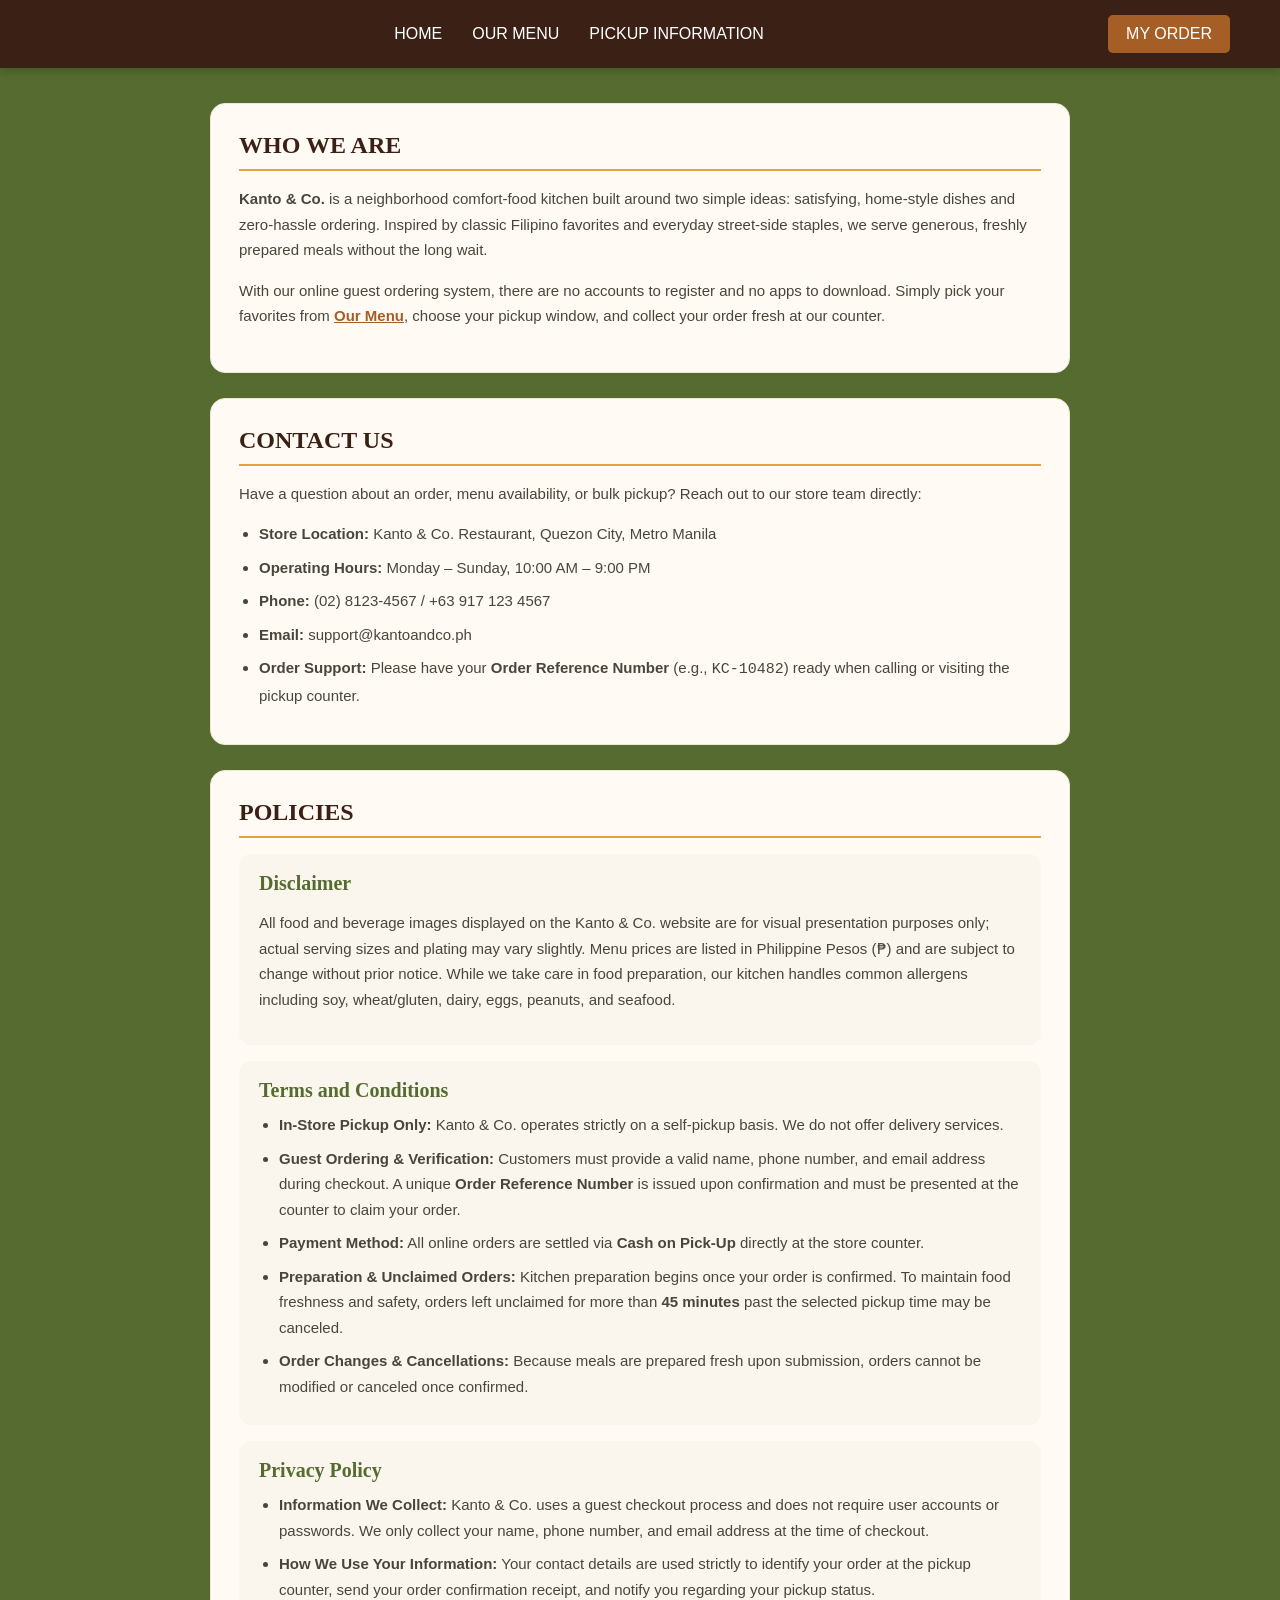
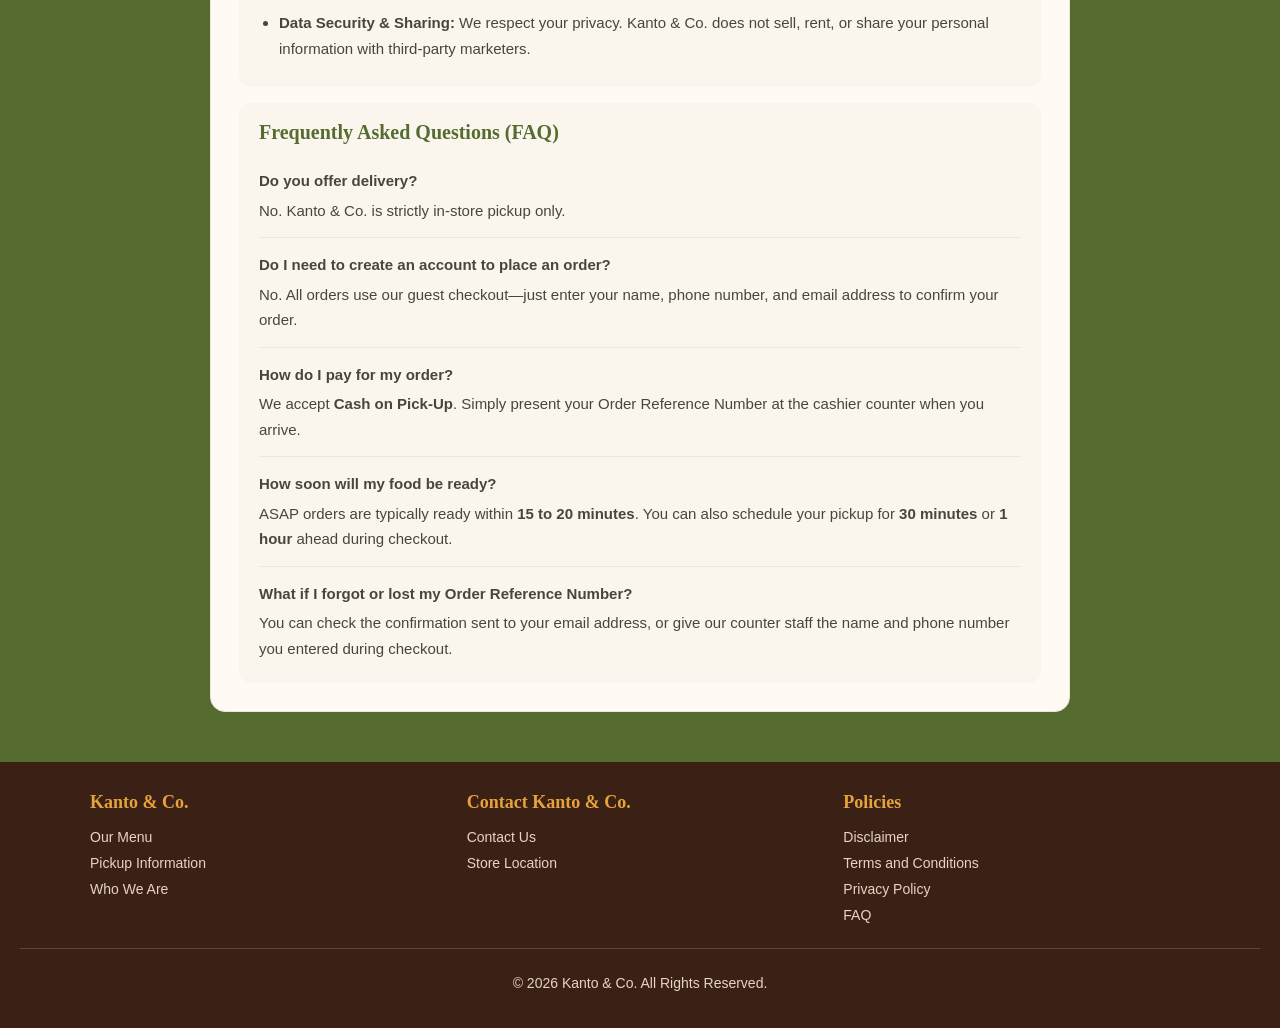
<file: about.html>
<!DOCTYPE html>
<html lang="en">
<head>
    <meta charset="UTF-8">
    <meta name="viewport" content="width=device-width, initial-scale=1.0">
    <title>Kanto &amp; Co. | About &amp; Policies</title>
    <link rel="stylesheet" href="css/style.css">
</head>
<body>

    <header class="header">

        <div class="logo">
            <a href="index.html">
                <!--<img src="images/logo.png" alt="Kanto & Co.">-->
            </a>
        </div>

        <nav class="navigation">
            <a href="index.html">HOME</a>
            <a href="menu.html">OUR MENU</a>
            <a href="menu.html#pickup">PICKUP INFORMATION</a>
        </nav>

        <div class="header-cart">
            <a href="menu.html#cart">MY ORDER</a>
        </div>

    </header>


    <main class="info-layout">

        <!-- WHO WE ARE -->
        <section class="info-card" id="who-we-are">
            <h1>WHO WE ARE</h1>
            <p>
                <strong>Kanto &amp; Co.</strong> is a neighborhood comfort-food kitchen built around two simple ideas:
                satisfying, home-style dishes and zero-hassle ordering. Inspired by classic Filipino favorites and
                everyday street-side staples, we serve generous, freshly prepared meals without the long wait.
            </p>
            <p>
                With our online guest ordering system, there are no accounts to register and no apps to download.
                Simply pick your favorites from <a href="menu.html">Our Menu</a>, choose your pickup window, and
                collect your order fresh at our counter.
            </p>
        </section>


        <!-- CONTACT US & STORE LOCATION -->
        <section class="info-card" id="contact-us">
            <h2>CONTACT US</h2>
            <p>Have a question about an order, menu availability, or bulk pickup? Reach out to our store team directly:</p>

            <ul class="contact-list" id="store-location">
                <li><strong>Store Location:</strong> Kanto &amp; Co. Restaurant, Quezon City, Metro Manila</li>
                <li><strong>Operating Hours:</strong> Monday – Sunday, 10:00 AM – 9:00 PM</li>
                <li><strong>Phone:</strong> (02) 8123-4567 / +63 917 123 4567</li>
                <li><strong>Email:</strong> support@kantoandco.ph</li>
                <li><strong>Order Support:</strong> Please have your <strong>Order Reference Number</strong> (e.g., <code>KC-10482</code>) ready when calling or visiting the pickup counter.</li>
            </ul>
        </section>


        <!-- POLICIES -->
        <section class="info-card" id="policies">
            <h2>POLICIES</h2>

            <!-- DISCLAIMER -->
            <div class="policy-block" id="disclaimer">
                <h3>Disclaimer</h3>
                <p>
                    All food and beverage images displayed on the Kanto &amp; Co. website are for visual presentation
                    purposes only; actual serving sizes and plating may vary slightly. Menu prices are listed in
                    Philippine Pesos (₱) and are subject to change without prior notice. While we take care in food
                    preparation, our kitchen handles common allergens including soy, wheat/gluten, dairy, eggs, peanuts,
                    and seafood.
                </p>
            </div>

            <!-- TERMS AND CONDITIONS -->
            <div class="policy-block" id="terms">
                <h3>Terms and Conditions</h3>
                <ul>
                    <li><strong>In-Store Pickup Only:</strong> Kanto &amp; Co. operates strictly on a self-pickup basis. We do not offer delivery services.</li>
                    <li><strong>Guest Ordering &amp; Verification:</strong> Customers must provide a valid name, phone number, and email address during checkout. A unique <strong>Order Reference Number</strong> is issued upon confirmation and must be presented at the counter to claim your order.</li>
                    <li><strong>Payment Method:</strong> All online orders are settled via <strong>Cash on Pick-Up</strong> directly at the store counter.</li>
                    <li><strong>Preparation &amp; Unclaimed Orders:</strong> Kitchen preparation begins once your order is confirmed. To maintain food freshness and safety, orders left unclaimed for more than <strong>45 minutes</strong> past the selected pickup time may be canceled.</li>
                    <li><strong>Order Changes &amp; Cancellations:</strong> Because meals are prepared fresh upon submission, orders cannot be modified or canceled once confirmed.</li>
                </ul>
            </div>

            <!-- PRIVACY POLICY -->
            <div class="policy-block" id="privacy">
                <h3>Privacy Policy</h3>
                <ul>
                    <li><strong>Information We Collect:</strong> Kanto &amp; Co. uses a guest checkout process and does not require user accounts or passwords. We only collect your name, phone number, and email address at the time of checkout.</li>
                    <li><strong>How We Use Your Information:</strong> Your contact details are used strictly to identify your order at the pickup counter, send your order confirmation receipt, and notify you regarding your pickup status.</li>
                    <li><strong>Data Security &amp; Sharing:</strong> We respect your privacy. Kanto &amp; Co. does not sell, rent, or share your personal information with third-party marketers.</li>
                </ul>
            </div>

            <!-- FAQ -->
            <div class="policy-block" id="faq">
                <h3>Frequently Asked Questions (FAQ)</h3>

                <div class="faq-item">
                    <p><strong>Do you offer delivery?</strong></p>
                    <p>No. Kanto &amp; Co. is strictly in-store pickup only.</p>
                </div>

                <div class="faq-item">
                    <p><strong>Do I need to create an account to place an order?</strong></p>
                    <p>No. All orders use our guest checkout—just enter your name, phone number, and email address to confirm your order.</p>
                </div>

                <div class="faq-item">
                    <p><strong>How do I pay for my order?</strong></p>
                    <p>We accept <strong>Cash on Pick-Up</strong>. Simply present your Order Reference Number at the cashier counter when you arrive.</p>
                </div>

                <div class="faq-item">
                    <p><strong>How soon will my food be ready?</strong></p>
                    <p>ASAP orders are typically ready within <strong>15 to 20 minutes</strong>. You can also schedule your pickup for <strong>30 minutes</strong> or <strong>1 hour</strong> ahead during checkout.</p>
                </div>

                <div class="faq-item">
                    <p><strong>What if I forgot or lost my Order Reference Number?</strong></p>
                    <p>You can check the confirmation sent to your email address, or give our counter staff the name and phone number you entered during checkout.</p>
                </div>
            </div>

        </section>

    </main>


    <footer class="footer">
        <div class="footer-container">

            <div class="footer-col">
                <h3>Kanto &amp; Co.</h3>
                <a href="menu.html">Our Menu</a>
                <a href="menu.html#pickup">Pickup Information</a>
                <a href="about.html#who-we-are">Who We Are</a>
            </div>

            <div class="footer-col">
                <h3>Contact Kanto &amp; Co.</h3>
                <a href="about.html#contact-us">Contact Us</a>
                <a href="about.html#store-location">Store Location</a>
            </div>

            <div class="footer-col">
                <h3>Policies</h3>
                <a href="about.html#disclaimer">Disclaimer</a>
                <a href="about.html#terms">Terms and Conditions</a>
                <a href="about.html#privacy">Privacy Policy</a>
                <a href="about.html#faq">FAQ</a>
            </div>

        </div>

        <div class="footer-bottom">
            <p>&copy; 2026 Kanto &amp; Co. All Rights Reserved.</p>
        </div>
    </footer>

</body>
</html>
</file>
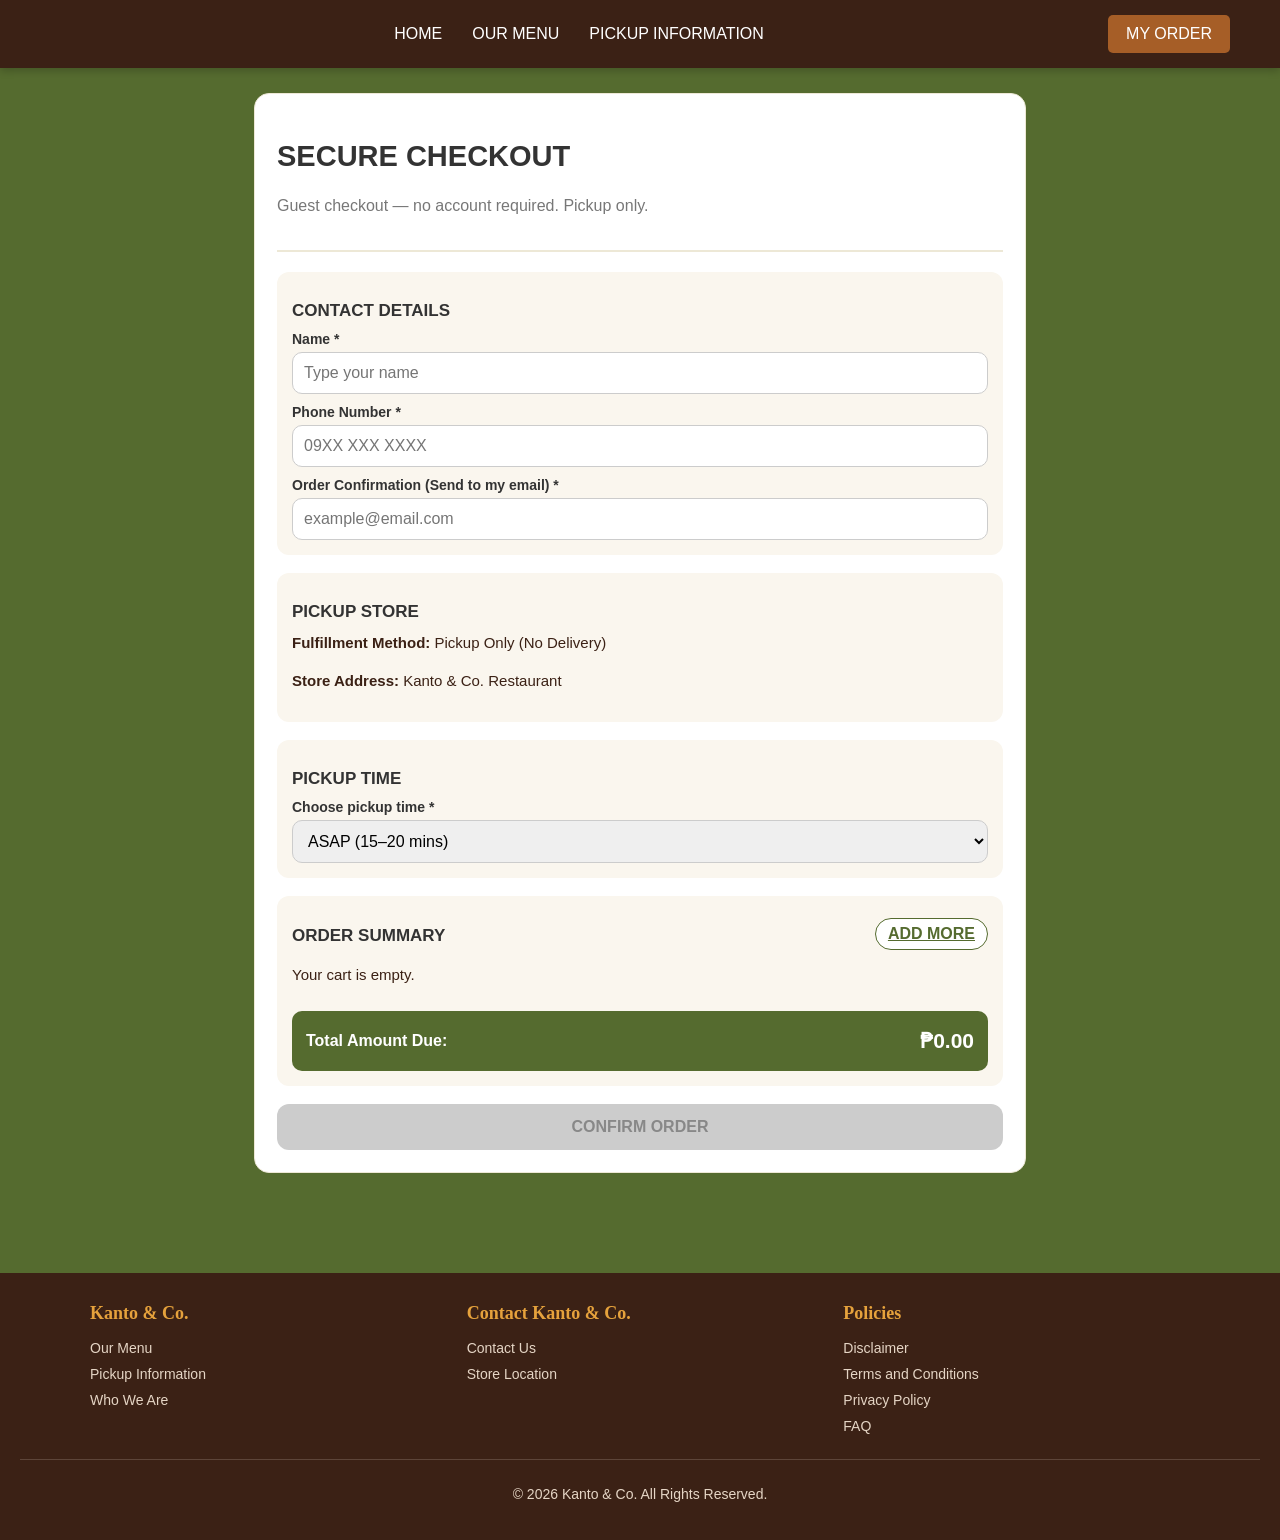
<file: checkout.html>
<!DOCTYPE html>
<html lang="en">
<head>
    <meta charset="UTF-8">
    <meta name="viewport" content="width=device-width, initial-scale=1.0">
    <title>Kanto & Co. | Checkout</title>
    <link rel="stylesheet" href="css/style.css">
</head>
<body>

    <header class="header">

        <div class="logo">
            <a href="index.html">
                <!--<img src="images/logo.png" alt="Kanto & Co.">-->
            </a>
        </div>

        <nav class="navigation">
            <a href="index.html">HOME</a>
            <a href="menu.html">OUR MENU</a>
            <a href="menu.html#pickup">PICKUP INFORMATION</a>
        </nav>

        <div class="header-cart">
            <a href="menu.html#cart">MY ORDER</a>
        </div>

    </header>


    <main class="checkout-layout">

        <!-- VIEW 1: SECURE GUEST CHECKOUT -->
        <section class="checkout-section" id="checkout-view">

            <div class="checkout-heading">
                <h1>SECURE CHECKOUT</h1>
                <p>Guest checkout — no account required. Pickup only.</p>
            </div>

            <form class="checkout-form" id="checkout-form">

                <!-- CONTACT DETAILS -->
                <div class="form-group">
                    <h2>CONTACT DETAILS</h2>

                    <label for="customer-name">Name *</label>
                    <input type="text" id="customer-name" name="customer_name" placeholder="Type your name" required>

                    <label for="phone-number">Phone Number *</label>
                    <input type="tel" id="phone-number" name="phone_number" placeholder="09XX XXX XXXX" required>

                    <label for="customer-email">Order Confirmation (Send to my email) *</label>
                    <input type="email" id="customer-email" name="customer_email" placeholder="example@email.com" required>
                </div>

                <!-- PICKUP STORE -->
                <div class="form-group">
                    <h2>PICKUP STORE</h2>
                    <p><strong>Fulfillment Method:</strong> Pickup Only (No Delivery)</p>
                    <p><strong>Store Address:</strong> Kanto & Co. Restaurant</p>
                </div>

                <!-- PICKUP TIME -->
                <div class="form-group">
                    <h2>PICKUP TIME</h2>

                    <label for="pickup-time">Choose pickup time *</label>
                    <select id="pickup-time" name="pickup_time">
                        <option value="ASAP">ASAP (15–20 mins)</option>
                        <option value="In 30 Minutes">In 30 Minutes</option>
                        <option value="In 1 Hour">In 1 Hour</option>
                    </select>
                </div>

                <!-- ORDER SUMMARY -->
                <div class="form-group">
                    <div class="summary-header">
                        <h2>ORDER SUMMARY</h2>
                        <a href="menu.html" class="add-more-btn">ADD MORE</a>
                    </div>

                    <div class="checkout-items" id="checkout-items">
                        <!-- Sample item -->
                        <div class="summary-item">
                            <span>1x Classic Hatdog bukol</span>
                            <span>₱85.00</span>
                        </div>
                    </div>

                    <div class="checkout-totals" id="checkout-totals">
                        <p><strong>Total Amount Due:</strong> <span id="checkout-total-price">₱85.00</span></p>
                    </div>
                </div>

                <button type="submit" class="confirm-btn">CONFIRM ORDER</button>

            </form>

        </section>


        <!-- VIEW 2: ORDER CONFIRMATION (Hidden until form is submitted) -->
        <section class="confirmation-section" id="confirmation-view" hidden>

            <div class="confirmation-heading">
                <h1>ORDER CONFIRMED!</h1>
                <p>Thank you for ordering at Kanto & Co., <strong id="confirm-name">Guest</strong>.</p>
            </div>

            <div class="order-reference-box">
                <span>YOUR ORDER REFERENCE NUMBER</span>
                <h2 id="confirm-ref">JD-10482</h2>
            </div>

            <div class="confirmation-details">
                <h3>PICKUP &amp; PAYMENT DETAILS</h3>
                <p><strong>Fulfillment:</strong> In-Store Pickup Only</p>
                <p><strong>Pickup Store:</strong> Kanto & Co. Restaurant</p>
                <p><strong>Pickup Time:</strong> <span id="confirm-time">ASAP</span></p>
                <p><strong>Payment Method:</strong> Cash on Pick-Up</p>
                <p><strong>Total Amount Due:</strong> <span id="confirm-total">₱85.00</span></p>
                <p class="pickup-note">Please present this order number at the counter for payment and pickup.</p>
            </div>

            <div class="confirmation-actions">
                <a href="menu.html" class="order-again-btn">ORDER AGAIN</a>
                <a href="index.html" class="home-btn">BACK TO HOME</a>
            </div>

        </section>

    </main>


   <footer class="footer">
        <div class="footer-container">

            <div class="footer-col">
                <h3>Kanto &amp; Co.</h3>
                <a href="menu.html">Our Menu</a>
                <a href="menu.html#pickup">Pickup Information</a>
                <a href="about.html#who-we-are">Who We Are</a>
            </div>

            <div class="footer-col">
                <h3>Contact Kanto &amp; Co.</h3>
                <a href="about.html#contact-us">Contact Us</a>
                <a href="about.html#store-location">Store Location</a>
            </div>

            <div class="footer-col">
                <h3>Policies</h3>
                <a href="about.html#disclaimer">Disclaimer</a>
                <a href="about.html#terms">Terms and Conditions</a>
                <a href="about.html#privacy">Privacy Policy</a>
                <a href="about.html#faq">FAQ</a>
            </div>

        </div>

        <div class="footer-bottom">
            <p>&copy; 2026 Kanto &amp; Co. All Rights Reserved.</p>
        </div>
    </footer>


    <script src="js/cart.js"></script>

</body>
</html>
</file>
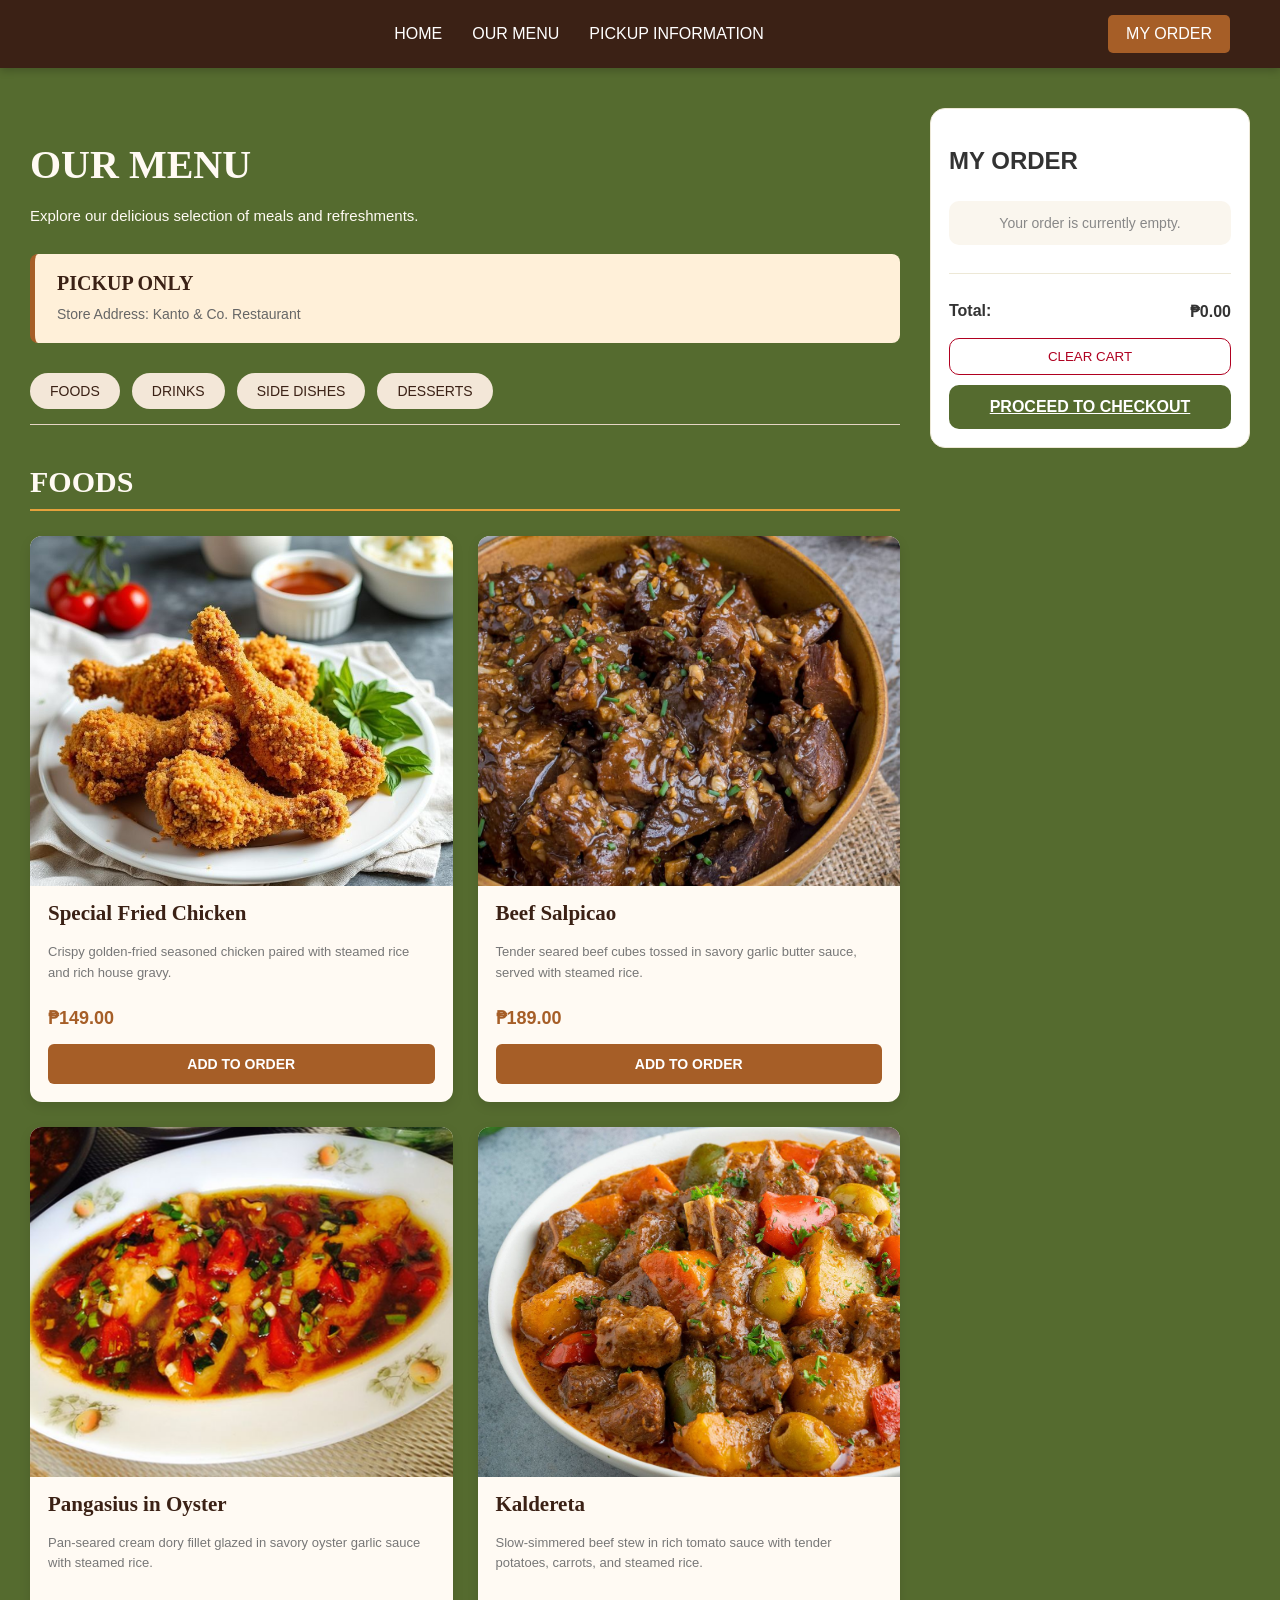
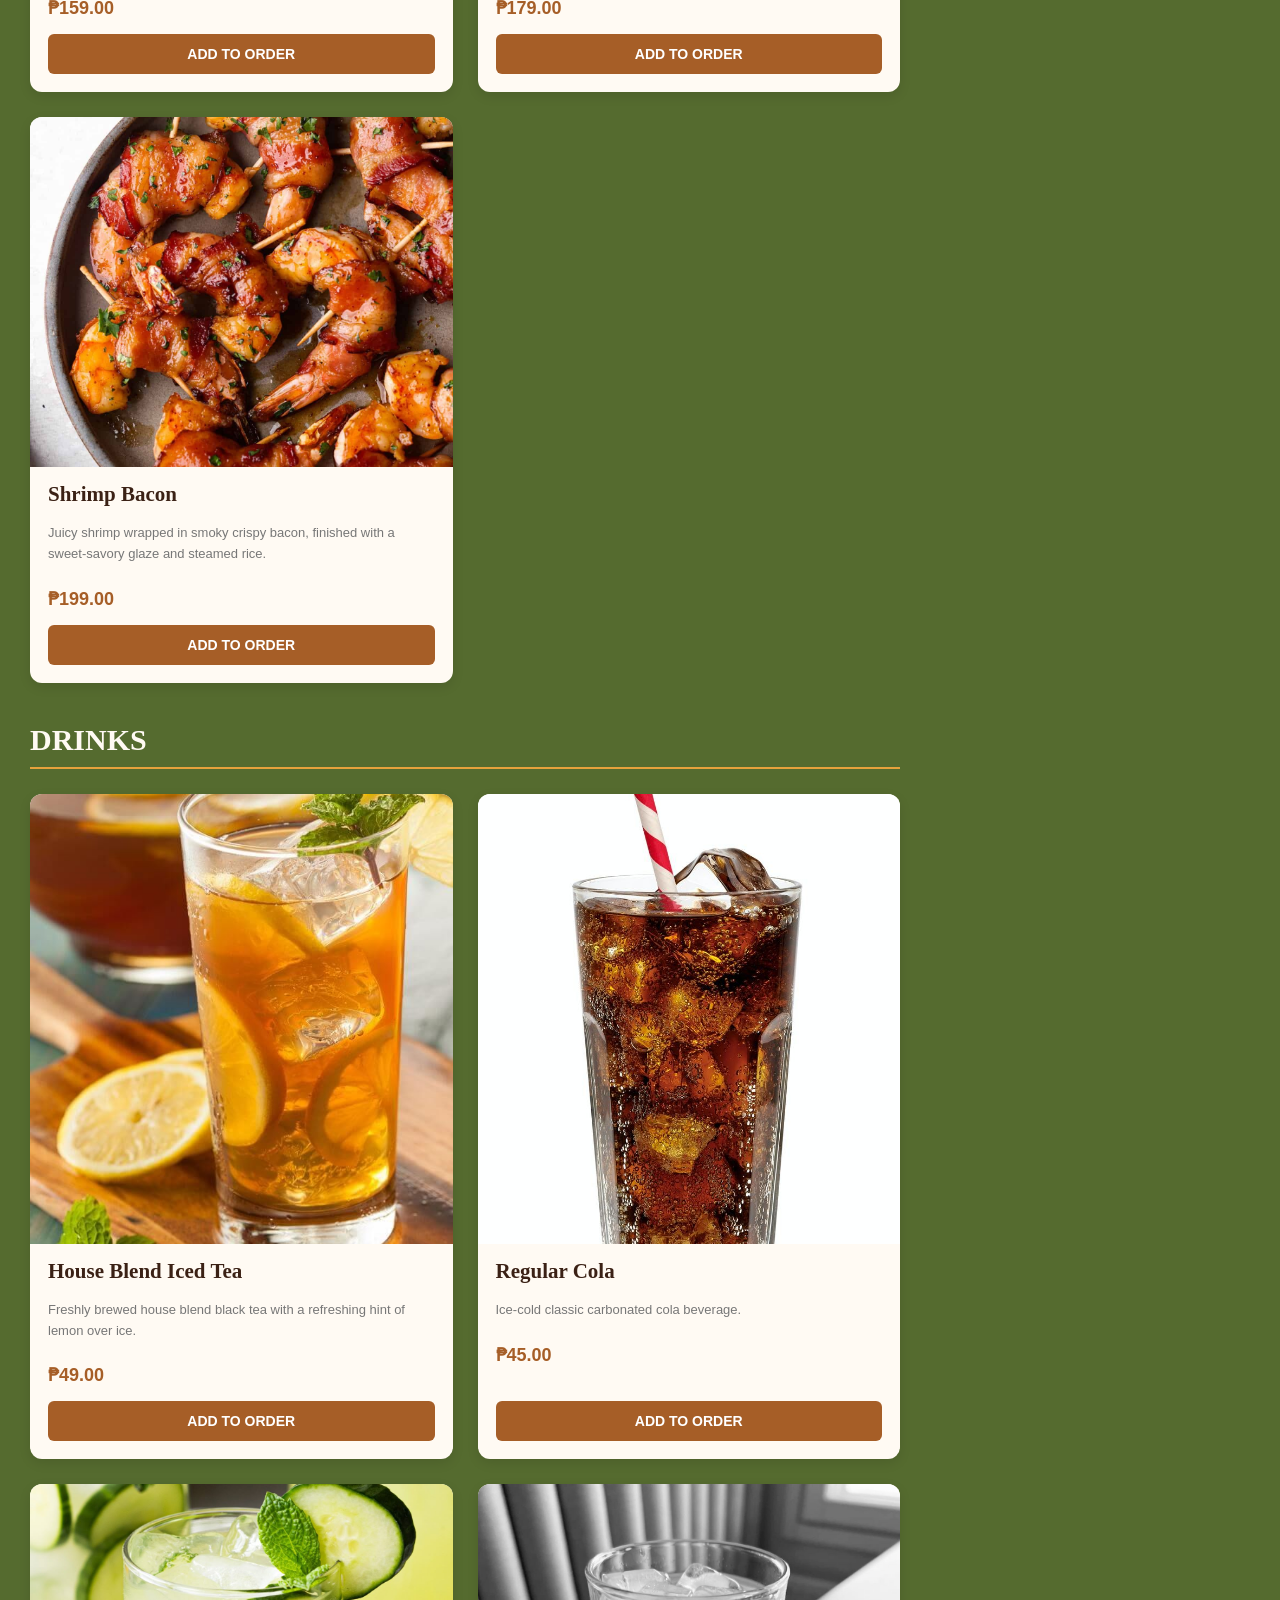
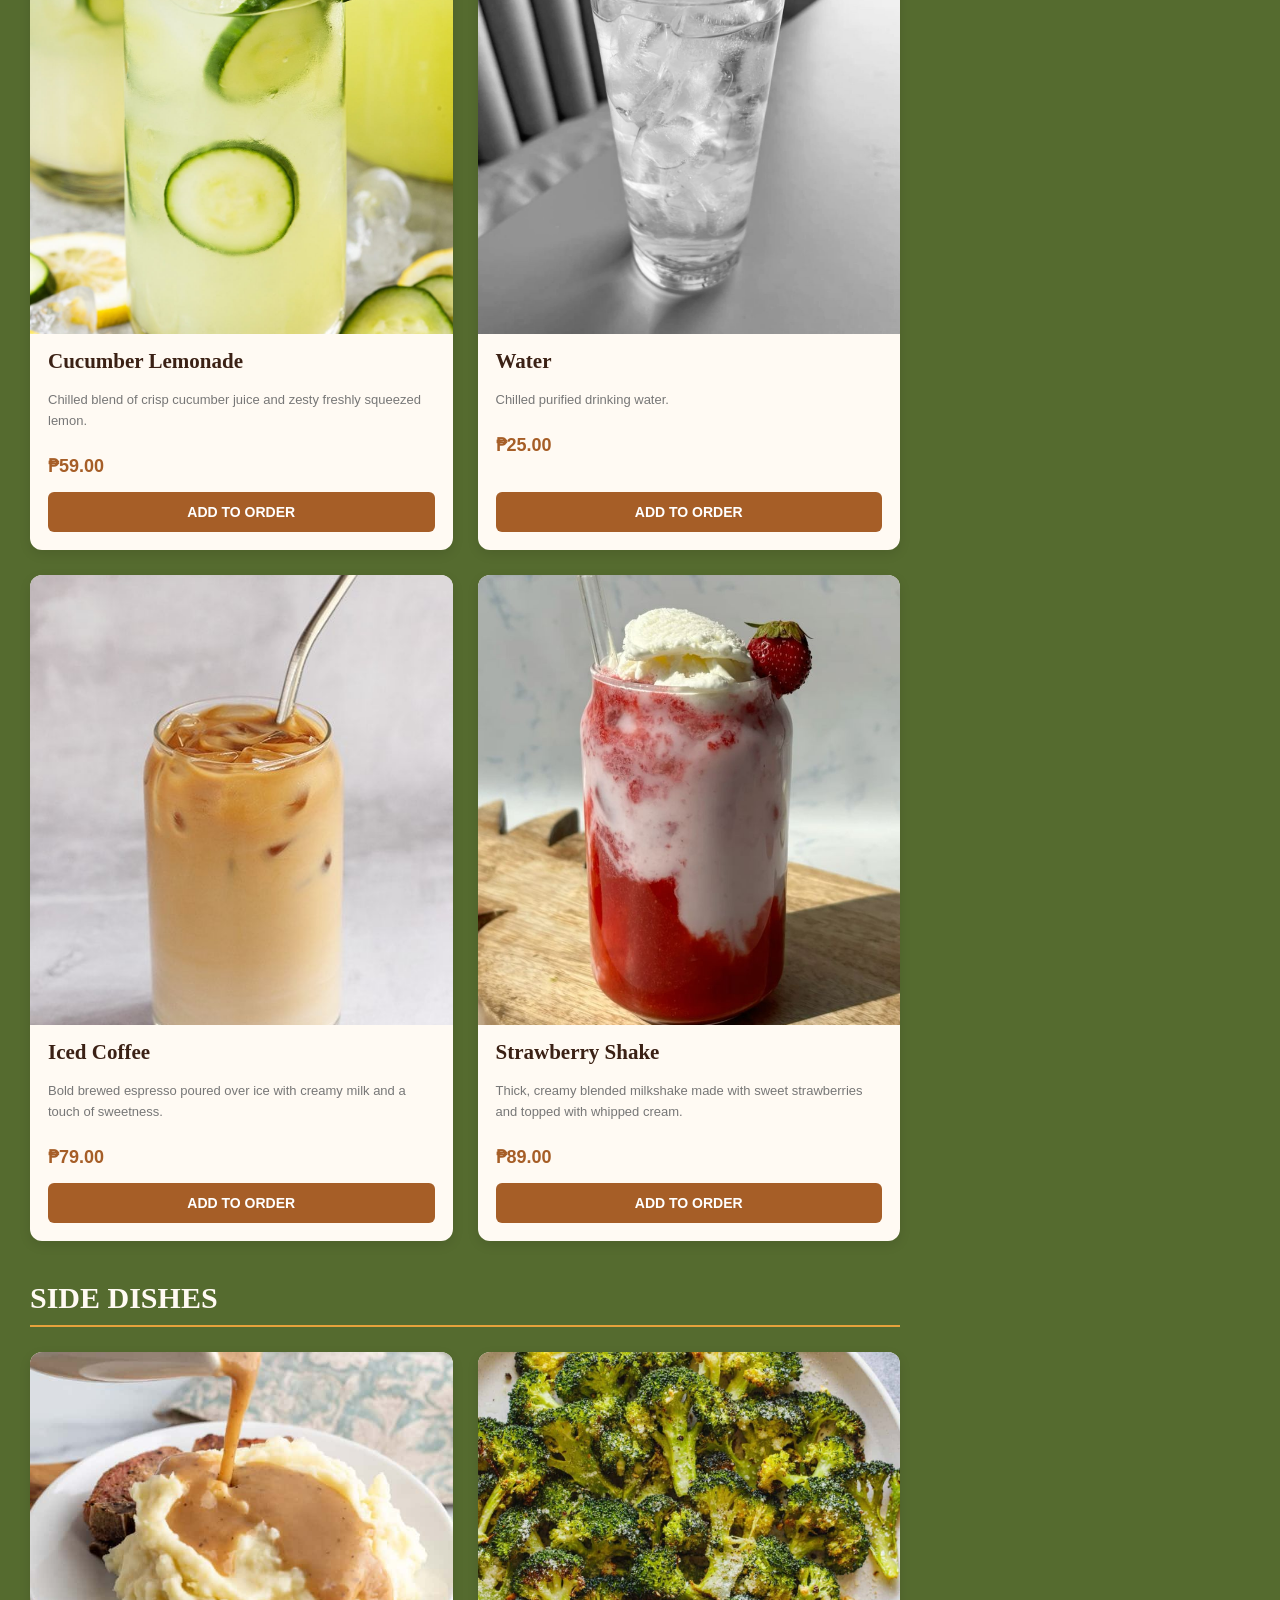
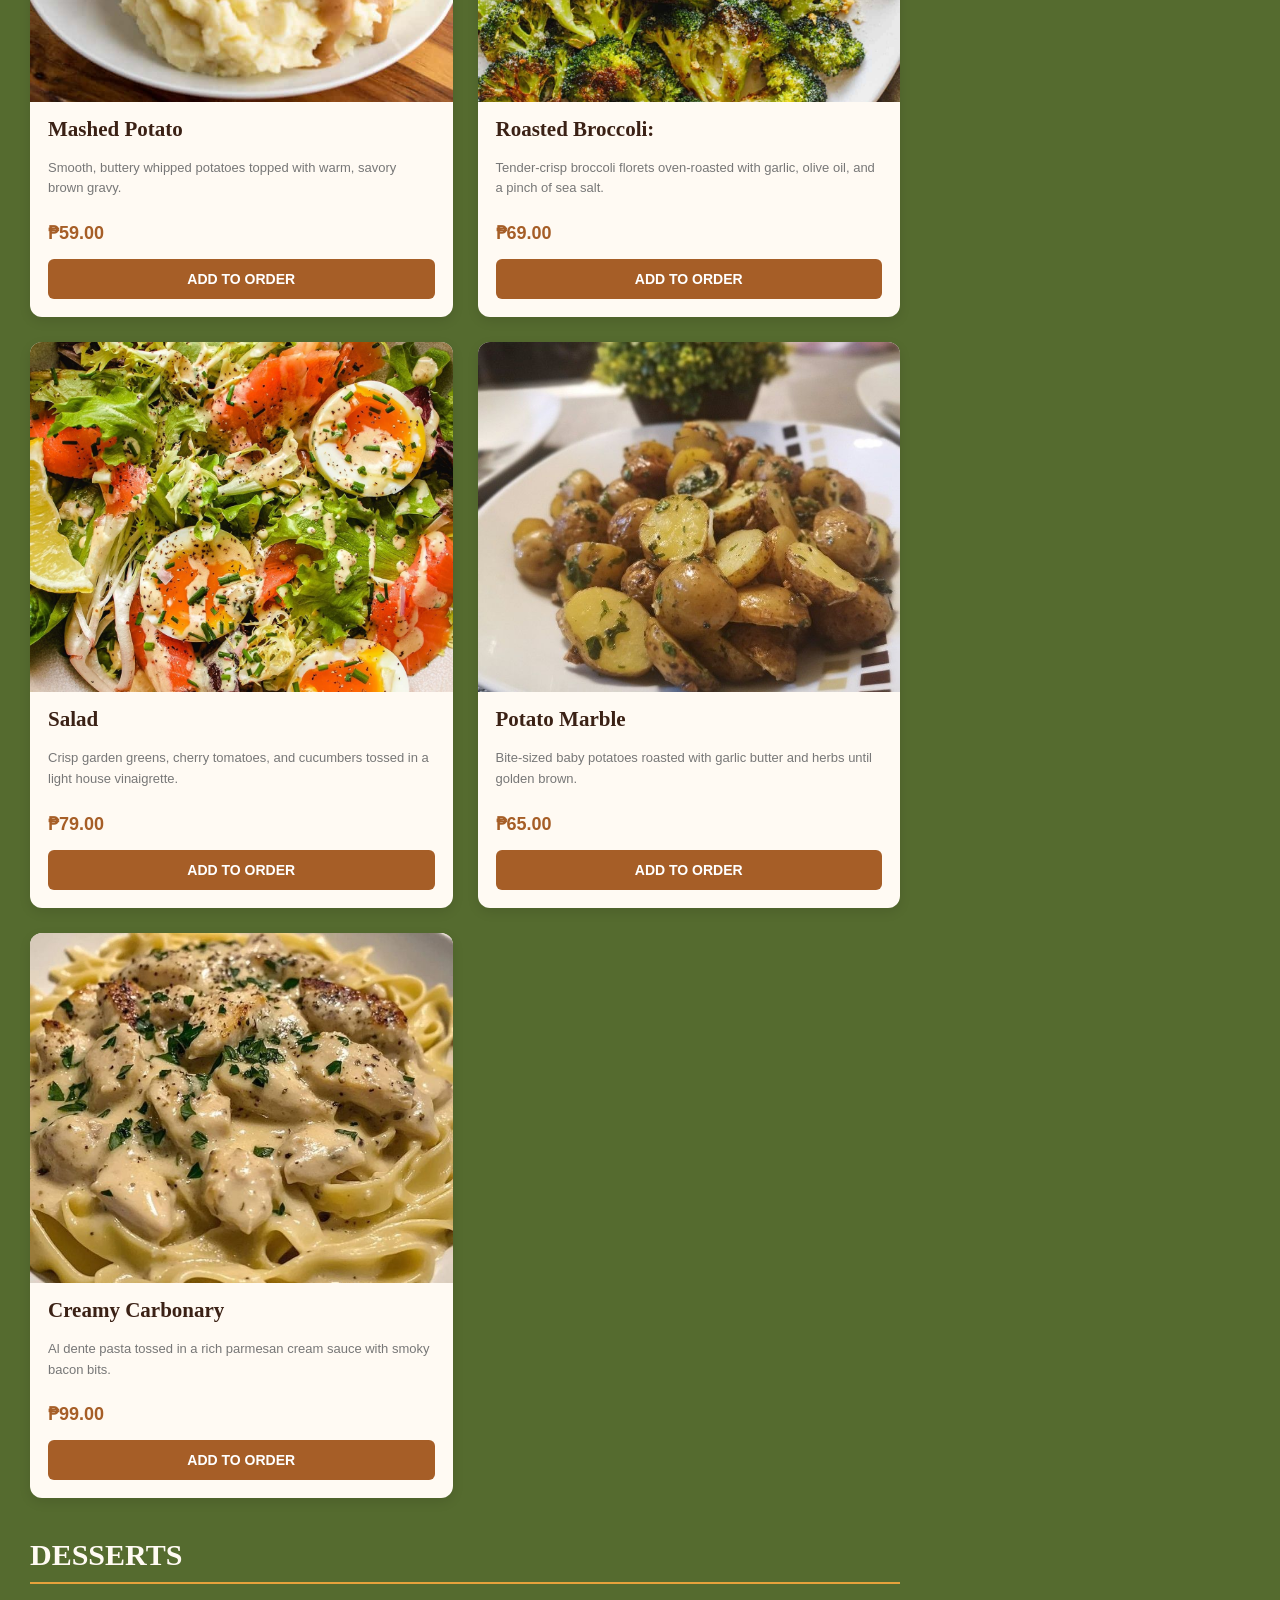
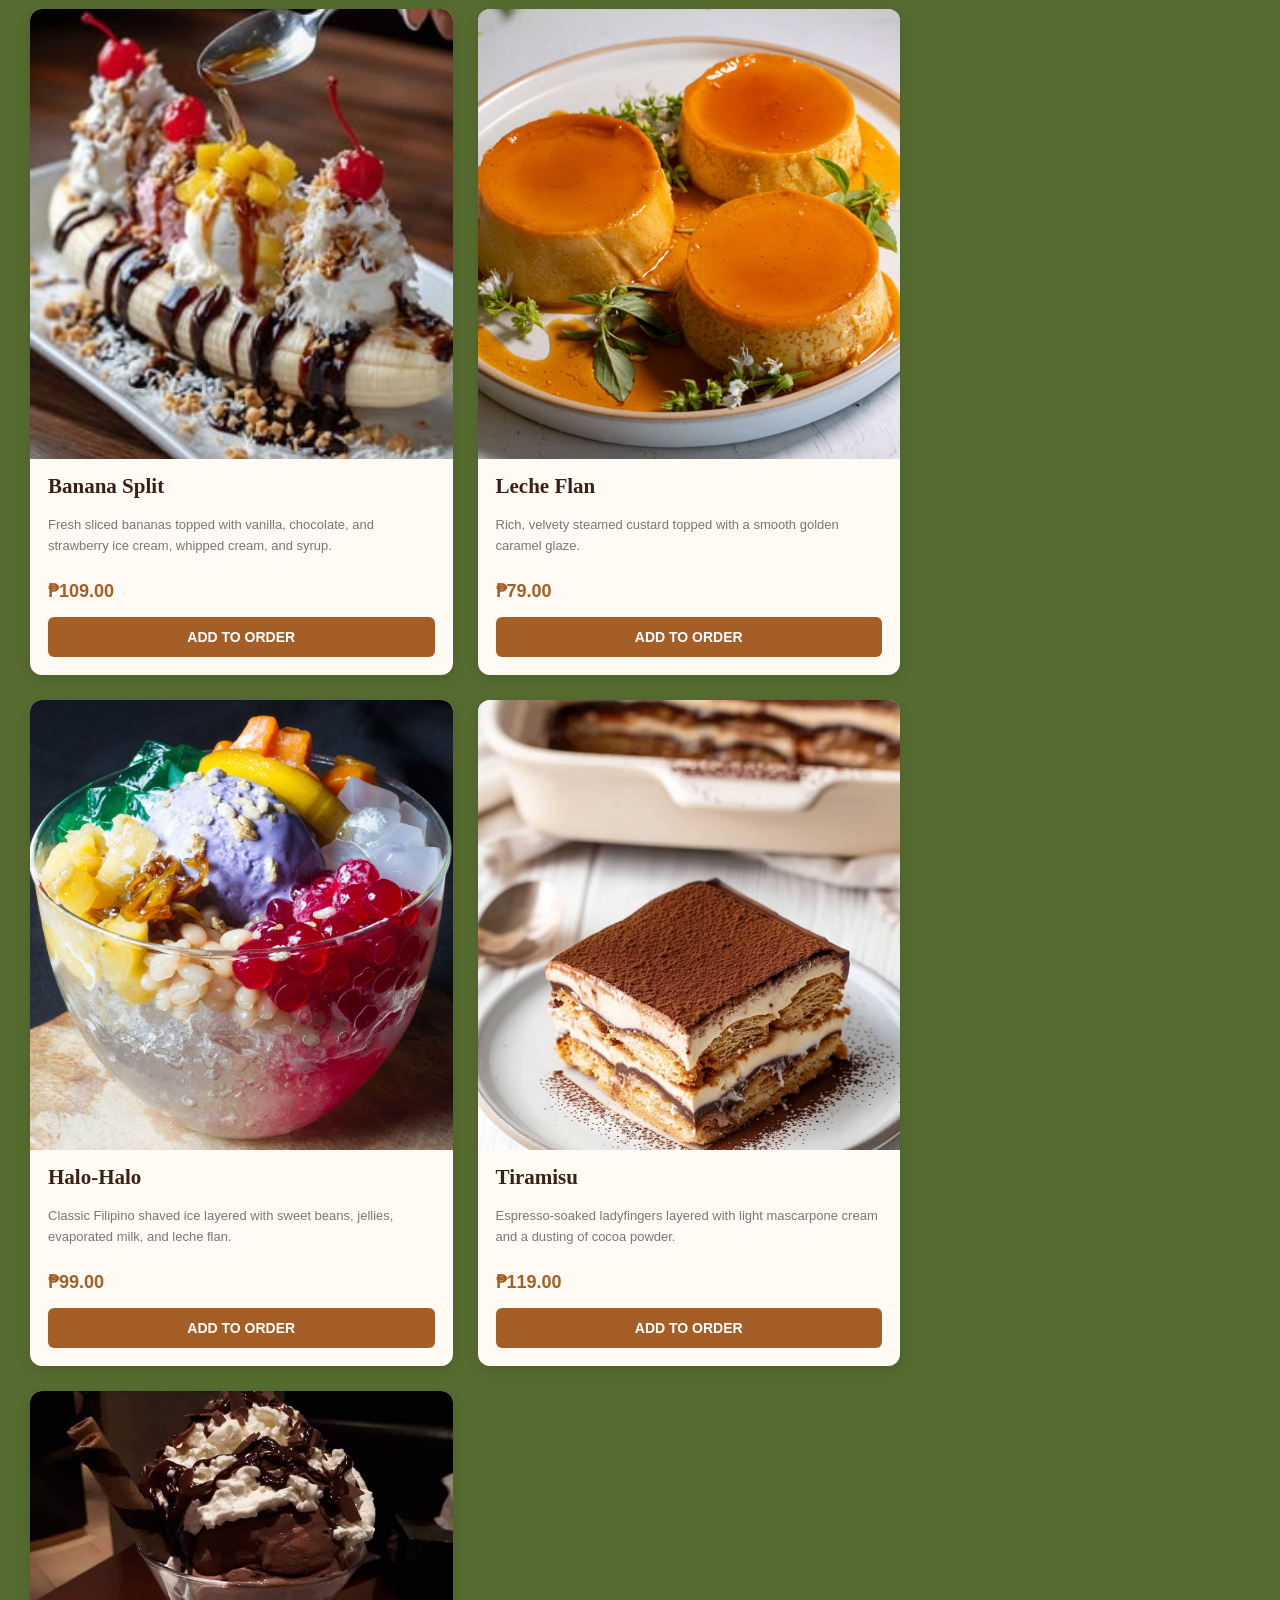
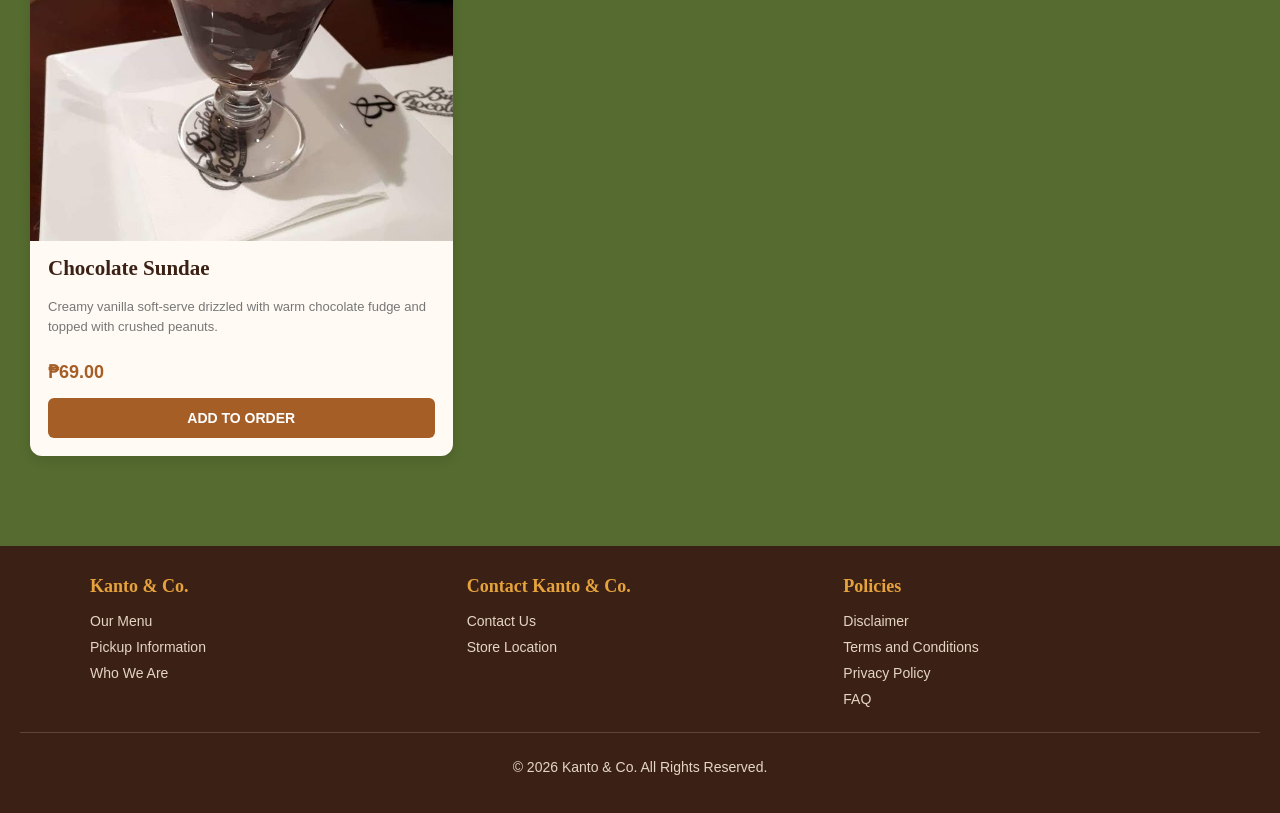
<file: menu.html>
<!DOCTYPE html>
<html lang="en">
<head>
    <meta charset="UTF-8">
    <meta name="viewport" content="width=device-width, initial-scale=1.0">
    <title>Kanto & Co.| Menu</title>
    <link rel="stylesheet" href="css/style.css">
</head>
<body>

    <header class="header">

        <div class="logo">
            <a href="index.html">
                <!--<img src="images/logo.png" alt="Kanto & Co.">-->
            </a>
        </div>

        <nav class="navigation">
            <a href="index.html">HOME</a>
            <a href="menu.html">OUR MENU</a>
            <a href="#pickup">PICKUP INFORMATION</a>
        </nav>

        <div class="header-cart">
            <a href="#cart">MY ORDER</a>
        </div>

    </header>


    <main class="menu-layout">

        <section class="menu-section">

            <div class="menu-heading">
                <h1>OUR MENU</h1>
                <p>Explore our delicious selection of meals and refreshments.</p>
            </div>


            <section class="pickup-info" id="pickup">

                <h3>PICKUP ONLY</h3>

                <p>Store Address: Kanto & Co. Restaurant</p>

            </section>


            <!-- CATEGORY NAVIGATION -->
            <nav class="categories">

                <a href="#foods">FOODS</a>
                <a href="#drinks">DRINKS</a>
                <a href="#sides">SIDE DISHES</a>
                <a href="#desserts">DESSERTS</a>

            </nav>


            <!-- FOODS -->
            <section class="food-category" id="foods">

                <h2>FOODS</h2>

                <div class="food-container">

                    <div class="food-card">
                         <!-- WALA PA PIC -->
                        <img src="images/menu/main_dishes/friedchicken.png" alt="Special Fried Chicken">
                        <h3>Special Fried Chicken</h3>
                        <p>Crispy golden-fried seasoned chicken paired with steamed rice and rich house gravy.</p>
                        <span class="price">₱149.00</span>
                        <button type="button">ADD TO ORDER</button>
                    </div>

                    <div class="food-card">
                         <!-- WALA PA PIC -->
                        <img src="images/menu/main_dishes/beefsalpicao.png" alt="Beef Salpicao">
                        <h3>Beef Salpicao</h3>
                        <p>Tender seared beef cubes tossed in savory garlic butter sauce, served with steamed rice.</p>
                        <span class="price">₱189.00</span>
                        <button type="button">ADD TO ORDER</button>
                    </div>

                    <div class="food-card">
                         <!-- WALA PA PIC -->
                        <img src="images/menu/main_dishes/pangasius.png" alt="Pangasius in Oyster">
                        <h3>Pangasius in Oyster</h3>
                        <p>Pan-seared cream dory fillet glazed in savory oyster garlic sauce with steamed rice.</p>
                        <span class="price">₱159.00</span>
                        <button type="button">ADD TO ORDER</button>
                    </div>

                     <div class="food-card">
                         <!-- WALA PA PIC -->
                        <img src="images/menu/main_dishes/kaldereta.png" alt="Kaldereta">
                        <h3>Kaldereta</h3>
                        <p>Slow-simmered beef stew in rich tomato sauce with tender potatoes, carrots, and steamed rice.</p>
                        <span class="price">₱179.00</span>
                        <button type="button">ADD TO ORDER</button>
                    </div>

                     <div class="food-card">
                         <!-- WALA PA PIC -->
                        <img src="images/menu/main_dishes/shrimpbacon.png" alt="Shrimp Bacon">
                        <h3>Shrimp Bacon</h3>
                        <p>Juicy shrimp wrapped in smoky crispy bacon, finished with a sweet-savory glaze and steamed rice.</p>
                        <span class="price">₱199.00</span>
                        <button type="button">ADD TO ORDER</button>
                    </div>


                </div>

            </section>


            <!-- DRINKS -->
            <section class="food-category" id="drinks">

                <h2>DRINKS</h2>

                <div class="food-container">

                    <div class="food-card">
                         <!-- WALA PA PIC -->
                        <img src="images/menu/drinks/icedtea.png" alt="House Blend Iced Tea">
                        <h3>House Blend Iced Tea</h3>
                        <p>Freshly brewed house blend black tea with a refreshing hint of lemon over ice.</p>
                        <span class="price">₱49.00</span>
                        <button type="button">ADD TO ORDER</button>
                    </div>

                    <div class="food-card">
                         <!-- WALA PA PIC -->
                        <img src="images/menu/drinks/cola.png" alt="Regular Cola">
                        <h3>Regular Cola</h3>
                        <p>Ice-cold classic carbonated cola beverage.</p>
                        <span class="price">₱45.00</span>
                        <button type="button">ADD TO ORDER</button>
                    </div>

                    <div class="food-card">
                         <!-- WALA PA PIC -->
                        <img src="images/menu/drinks/cucumber.png" alt="Cucumber Lemonade">
                        <h3>Cucumber Lemonade</h3>
                        <p>Chilled blend of crisp cucumber juice and zesty freshly squeezed lemon.</p>
                        <span class="price">₱59.00</span>
                        <button type="button">ADD TO ORDER</button>
                    </div>

                    <div class="food-card">
                         <!-- WALA PA PIC -->
                        <img src="images/menu/drinks/water.png" alt="Water">
                        <h3>Water</h3>
                        <p>Chilled purified drinking water.</p>
                        <span class="price">₱25.00</span>
                        <button type="button">ADD TO ORDER</button>
                    </div>

                    <div class="food-card">
                         <!-- WALA PA PIC -->
                        <img src="images/menu/drinks/icedcoffee.png" alt="Iced Coffee">
                        <h3>Iced Coffee</h3>
                        <p>Bold brewed espresso poured over ice with creamy milk and a touch of sweetness.</p>
                        <span class="price">₱79.00</span>
                        <button type="button">ADD TO ORDER</button>
                    </div>

                    <div class="food-card">
                         <!-- WALA PA PIC -->
                        <img src="images/menu/drinks/strawberry.png" alt="Strawberry Shake">
                        <h3>Strawberry Shake</h3>
                        <p>Thick, creamy blended milkshake made with sweet strawberries and topped with whipped cream.</p>
                        <span class="price">₱89.00</span>
                        <button type="button">ADD TO ORDER</button>
                    </div>

                </div>

            </section>


            <!-- SIDE DISHES -->
            <section class="food-category" id="sides">

                <h2>SIDE DISHES</h2>

                <div class="food-container">

                    <div class="food-card">
                         <!-- WALA PA PIC -->
                        <img src="images/menu/sides/mashedpotato.png" alt="Mashed Potato">
                        <h3>Mashed Potato</h3>
                        <p>Smooth, buttery whipped potatoes topped with warm, savory brown gravy.</p>
                        <span class="price">₱59.00</span>
                        <button type="button">ADD TO ORDER</button>
                    </div>

                    <div class="food-card">
                         <!-- WALA PA PIC -->
                        <img src="images/menu/sides/broccoli.png" alt="Roasted Broccoli">
                        <h3>Roasted Broccoli:</h3>
                        <p>Tender-crisp broccoli florets oven-roasted with garlic, olive oil, and a pinch of sea salt.</p>
                        <span class="price">₱69.00</span>
                        <button type="button">ADD TO ORDER</button>
                    </div>

                    <div class="food-card">
                         <!-- WALA PA PIC -->
                        <img src="images/menu/sides/salad.png" alt="Salad">
                        <h3>Salad</h3>
                        <p>Crisp garden greens, cherry tomatoes, and cucumbers tossed in a light house vinaigrette.</p>
                        <span class="price">₱79.00</span>
                        <button type="button">ADD TO ORDER</button>
                    </div>

                    <div class="food-card">
                         <!-- WALA PA PIC -->
                        <img src="images/menu/sides/potatomarble.png" alt="Potato Marble">
                        <h3>Potato Marble</h3>
                        <p>Bite-sized baby potatoes roasted with garlic butter and herbs until golden brown.</p>
                        <span class="price">₱65.00</span>
                        <button type="button">ADD TO ORDER</button>
                    </div>

                    <div class="food-card">
                         <!-- WALA PA PIC -->
                        <img src="images/menu/sides/carbonara.png" alt="Creamy Carbonara">
                        <h3>Creamy Carbonary</h3>
                        <p>Al dente pasta tossed in a rich parmesan cream sauce with smoky bacon bits.</p>
                        <span class="price">₱99.00</span>
                        <button type="button">ADD TO ORDER</button>
                    </div>


                </div>

            </section>


            <!-- DESSERTS -->
            <section class="food-category" id="desserts">

                <h2>DESSERTS</h2>

                <div class="food-container">

                    <div class="food-card">
                         <!-- WALA PA PIC -->
                        <img src="images/menu/desserts/banana.png" alt=" Banana Split">
                        <h3> Banana Split </h3>
                        <p>Fresh sliced bananas topped with vanilla, chocolate, and strawberry ice cream, whipped cream, and syrup.</p>
                        <span class="price">₱109.00</span>
                        <button type="button">ADD TO ORDER</button>
                    </div>

                    <div class="food-card">
                         <!-- WALA PA PIC -->
                        <img src="images/menu/desserts/flan.png" alt="Leche Flan">
                        <h3>Leche Flan</h3>
                        <p>Rich, velvety steamed custard topped with a smooth golden caramel glaze.</p>
                        <span class="price">₱79.00</span>
                        <button type="button">ADD TO ORDER</button>
                    </div>

                    <div class="food-card">
                         <!-- WALA PA PIC -->
                        <img src="images/menu/desserts/halohalo.png" alt="Halo-Halo">
                        <h3>Halo-Halo</h3>
                        <p>Classic Filipino shaved ice layered with sweet beans, jellies, evaporated milk, and leche flan.</p>
                        <span class="price">₱99.00</span>
                        <button type="button">ADD TO ORDER</button>
                    </div>

                    <div class="food-card">
                         <!-- WALA PA PIC -->
                        <img src="images/menu/desserts/tiramisu.png" alt="Tiramisu">
                        <h3>Tiramisu</h3>
                        <p>Espresso-soaked ladyfingers layered with light mascarpone cream and a dusting of cocoa powder.</p>
                        <span class="price">₱119.00</span>
                        <button type="button">ADD TO ORDER</button>
                    </div>

                    <div class="food-card">
                         <!-- WALA PA PIC -->
                        <img src="images/menu/desserts/chocolate.png" alt="Chocolate Sundae">
                        <h3>Chocolate Sundae</h3>
                        <p>Creamy vanilla soft-serve drizzled with warm chocolate fudge and topped with crushed peanuts.</p>
                        <span class="price">₱69.00</span>
                        <button type="button">ADD TO ORDER</button>
                    </div>

                   

                </div>

            </section>

        </section>


        <!-- SHOPPING CART -->
        <aside class="cart-section" id="cart">

            <h2>MY ORDER</h2>

            <div class="cart-items">
                <p class="empty-cart-msg">Your order is currently empty.</p>
            </div>

            <div class="cart-summary">
                <p><strong>Total:</strong> <span>₱0.00</span></p>
            </div>

            <button type="button">CLEAR CART</button>

            <a href="checkout.html">PROCEED TO CHECKOUT</a>

        </aside>

    </main>


    <footer class="footer">
        <div class="footer-container">

            <div class="footer-col">
                <h3>Kanto &amp; Co.</h3>
                <a href="menu.html">Our Menu</a>
                <a href="menu.html#pickup">Pickup Information</a>
                <a href="about.html#who-we-are">Who We Are</a>
            </div>

            <div class="footer-col">
                <h3>Contact Kanto &amp; Co.</h3>
                <a href="about.html#contact-us">Contact Us</a>
                <a href="about.html#store-location">Store Location</a>
            </div>

            <div class="footer-col">
                <h3>Policies</h3>
                <a href="about.html#disclaimer">Disclaimer</a>
                <a href="about.html#terms">Terms and Conditions</a>
                <a href="about.html#privacy">Privacy Policy</a>
                <a href="about.html#faq">FAQ</a>
            </div>

        </div>

        <div class="footer-bottom">
            <p>&copy; 2026 Kanto &amp; Co. All Rights Reserved.</p>
        </div>
    </footer>

    <script src="js/cart.js"></script>

</body>
</html>
</file>
<file: css/style.css>
/* ==========================================================================
   KANTO & CO. - STYLESHEET TEMPLATE
   Empty selectors ready for styling. Do not rename classes/IDs used by cart.js.
   Remove, modify and change at your discretion */

/* --------------------------------------------------------------------------
   1. GLOBAL & REQUIRED JS STATES
   -------------------------------------------------------------------------- */
* {
    box-sizing: border-box;
}

body {
    background-color: #556B2F;
 }

/* REQUIRED: Keeps #confirmation-view hidden until cart.js reveals it on submit */
[hidden] {
    display: none !important;
}


/* --------------------------------------------------------------------------
   2. SHARED HEADER & FOOTER (index.html, menu.html, checkout.html)
   -------------------------------------------------------------------------- */
body {
    margin: 0;
    padding: 0;
    font-family: 'Poppins', sans-serif;
    color: #333;
}

/* HEADER */
.header {
    display: flex;
    justify-content: space-between;
    align-items: center;
    padding: 15px 50px;
    background-color: #3b2115;
    color: white;
    box-shadow: 0 3px 8px rgba(0,0,0,0.2);
}

/* LOGO CONTAINER */
.logo {
    display: flex;
    align-items: center;
    gap: 10px;
}

/* LOGO IMAGE */
.logo img {
    width: 65px;
    height: 65px;
    object-fit: contain;
}

/* NAVIGATION */
.navigation {
    display: flex;
    align-items: center;
    gap: 30px;
}

/* NAVIGATION LINKS */
.navigation a {
    color: white;
    text-decoration: none;
    font-size: 16px;
    font-weight: 500;
    transition: 0.3s;
}

/* NAVIGATION HOVER */
.navigation a:hover {
    color: #e6a23c;
}

/* HEADER CART */
.header-cart {
    display: flex;
    align-items: center;
    gap: 10px;
}

/* CART LINK */
.header-cart a {
    color: white;
    text-decoration: none;
    font-size: 16px;
    background-color: #a65e27;
    padding: 10px 18px;
    border-radius: 5px;
    transition: 0.3s;
}

/* CART HOVER */
.header-cart a:hover {
    background-color: #e6a23c;
    color: #3b2115;
}

/* FOOTER */
footer {
    background-color: #3b2115;
    color: white;
    text-align: center;
    padding: 30px 20px;
    margin-top: 50px;
}

/* FOOTER PARAGRAPH */
footer p {
    font-size: 14px;
    color: #e5d5c5;
    margin: 8px 0;
}

/* FOOTER LINKS */
footer a {
    color: #e6a23c;
    text-decoration: none;
}

footer a:hover {
    color: white;
}

/* RESPONSIVE DESIGN */
@media screen and (max-width: 768px) {

    .header {
        flex-direction: column;
        gap: 20px;
        padding: 20px;
    }

    .navigation {
        flex-wrap: wrap;
        justify-content: center;
        gap: 15px;
    }

    .header-cart {
        justify-content: center;
    }
}

/* --------------------------------------------------------------------------
   3. HOME PAGE (index.html)
   -------------------------------------------------------------------------- */
/* ORDER INTRO */
.order-intro {
    display: flex;
    justify-content: space-between;
    align-items: center;
    padding: 60px 80px;
    background-color: #fffaf3;
    gap: 30px;
}

/* INTRO TEXT */
.intro-text {
    max-width: 550px;
}

/* INTRO HEADING */
.intro-text h1 {
    font-family: 'Playfair Display', serif;
    font-size: 48px;
    color: #3b2115;
    margin-bottom: 20px;
}

/* INTRO PARAGRAPH */
.intro-text p {
    font-family: 'Poppins', sans-serif;
    font-size: 16px;
    line-height: 1.8;
    color: #666;
    margin-bottom: 25px;
}

/* INTRO BUTTON CONTAINER */
.intro-button {
    margin-top: 20px;
}

/* INTRO BUTTON LINK */
.intro-button a {
    display: inline-block;
    background-color: #a65e27;
    color: white;
    text-decoration: none;
    padding: 13px 28px;
    border-radius: 5px;
    font-weight: 600;
    transition: 0.3s;
}

/* BUTTON HOVER */
.intro-button a:hover {
    background-color: #e6a23c;
    color: #3b2115;
}

/* BANNER */
.banner {
    width: 100%;
    max-width: 550px;
    overflow: hidden;
    border-radius: 15px;
}

/* BANNER IMAGE */
.banner img {
    width: 100%;
    height: 350px;
    object-fit: cover;
    border-radius: 15px;
}

/* MENU CATEGORIES */
.menu-categories {
    padding: 60px 50px;
    background-color: #ffffff;
}

/* SECTION HEADING */
.section-heading {
    text-align: center;
    margin-bottom: 40px;
}

/* SECTION TITLE */
.section-heading h2 {
    font-family: 'Playfair Display', serif;
    font-size: 36px;
    color: #3b2115;
    margin-bottom: 10px;
}

/* CATEGORY CONTAINER */
.category-container {
    display: grid;
    grid-template-columns: repeat(4, 1fr);
    gap: 25px;
    max-width: 1200px;
    margin: auto;
}

/* CATEGORY CARD */
.category-card {
    background-color: #fffaf3;
    border-radius: 12px;
    overflow: hidden;
    text-align: center;
    box-shadow: 0 4px 12px rgba(0,0,0,0.10);
    transition: 0.3s;
}

/* CATEGORY CARD HOVER */
.category-card:hover {
    transform: translateY(-8px);
    box-shadow: 0 8px 20px rgba(0,0,0,0.15);
}

/* CATEGORY IMAGE */
.category-card img {
    width: 100%;
    height: 220px;
    object-fit: cover;
}

/* CATEGORY TITLE */
.category-card h3 {
    font-family: 'Playfair Display', serif;
    font-size: 23px;
    color: #3b2115;
    padding: 15px;
    margin: 0;
}

/* ==========================================
   RESPONSIVE DESIGN
   ========================================== */

@media screen and (max-width: 768px) {

    .order-intro {
        flex-direction: column;
        padding: 35px 20px;
        text-align: center;
    }

    .intro-text h1 {
        font-size: 34px;
    }

    .banner {
        max-width: 100%;
    }

    .banner img {
        height: 250px;
    }

    .menu-categories {
        padding: 40px 20px;
    }

    .category-container {
        grid-template-columns: repeat(2, 1fr);
        gap: 15px;
    }

    .section-heading h2 {
        font-size: 28px;
    }
}

@media screen and (max-width: 480px) {

    .category-container {
        grid-template-columns: 1fr;
    }

    .intro-text h1 {
        font-size: 29px;
    }
}


/* ==========================================
   4. MENU PAGE LAYOUT & CATEGORIES
   ========================================== */

/* MAIN MENU LAYOUT */
.menu-layout {
    display: grid;
    grid-template-columns: minmax(0, 1fr) 320px;
    gap: 30px;
    max-width: 1300px;
    margin: 40px auto;
    padding: 0 30px;
    align-items: start;
}

/* LEFT MENU SECTION */
.menu-section {
    width: 100%;
    min-width: 0;
}

/* MENU HEADING */
.menu-heading {
    margin-bottom: 25px;
}

/* MENU TITLE */
.menu-heading h1 {
    font-family: 'Playfair Display', serif;
    font-size: 40px;
    color: #fffaf3;
    margin-bottom: 10px;
}

/* MENU DESCRIPTION */
.menu-heading p {
    font-family: 'Poppins', sans-serif;
    font-size: 15px;
    color: #fffaf3;
    line-height: 1.7;
}

/* PICKUP NOTICE BANNER */
#pickup,
.pickup-info {
    background-color: #fff0d9;
    border-left: 5px solid #a65e27;
    padding: 18px 22px;
    margin: 25px 0;
    border-radius: 8px;
}

/* PICKUP HEADING */
.pickup-info h3 {
    font-family: 'Playfair Display', serif;
    color: #3b2115;
    font-size: 20px;
    margin: 0 0 8px;
}

/* PICKUP DESCRIPTION */
.pickup-info p {
    font-family: 'Poppins', sans-serif;
    color: #666;
    font-size: 14px;
    margin: 0;
    line-height: 1.6;
}

/* CATEGORY NAVIGATION */
.categories {
    display: flex;
    flex-wrap: wrap;
    gap: 12px;
    margin: 30px 0;
    padding-bottom: 15px;
    border-bottom: 1px solid #e5d5c5;
}

/* CATEGORY LINKS */
.categories a {
    text-decoration: none;
    color: #3b2115;
    background-color: #f3e7d8;
    padding: 10px 20px;
    border-radius: 25px;
    font-family: 'Poppins', sans-serif;
    font-size: 14px;
    font-weight: 500;
    transition: 0.3s;
}

/* CATEGORY HOVER */
.categories a:hover {
    background-color: #a65e27;
    color: white;
}

/* INDIVIDUAL FOOD CATEGORY */
.food-category {
    margin: 40px 0;
    scroll-margin-top: 30px;
}

/* FOOD CATEGORY HEADING */
.food-category h2 {
    font-family: 'Playfair Display', serif;
    font-size: 30px;
    color: #fffaf3;
    margin-bottom: 25px;
    border-bottom: 2px solid #e6a23c;
    padding-bottom: 10px;
}

/* FOOD GRID CONTAINER */
.food-container {
    display: grid;
    grid-template-columns: repeat(2, minmax(0, 1fr));
    gap: 25px;
}

/* INDIVIDUAL FOOD CARD */
.food-card {
    background-color: #fffaf3;
    border-radius: 12px;
    overflow: hidden;
    box-shadow: 0 4px 12px rgba(0,0,0,0.10);
    transition: 0.3s;
    padding-bottom: 18px;
    display: flex;
    flex-direction: column;
}

/* FOOD CARD HOVER */
.food-card:hover {
    transform: translateY(-5px);
    box-shadow: 0 8px 18px rgba(0,0,0,0.15);
}

/* DEFAULT IMAGES (Foods & Side Dishes) */
.food-card img {
    width: 100%;
    height: 350px;
    object-fit: cover;
    display: block;
}

/* DRINKS IMAGES */
#drinks .food-card img {
   width: 100%;
    height: 450px;
    object-fit:cover;
    display: block;
}

/* DESSERTS IMAGES */
#desserts .food-card img {
    width: 100%;
    height: 450px;
    object-fit: cover;
    display: block;
}

/* FOOD NAME */
.food-card h3 {
    font-family: 'Playfair Display', serif;
    font-size: 21px;
    color: #3b2115;
    margin: 15px 18px 8px;
}

/* FOOD DESCRIPTION */
.food-card p {
    font-family: 'Poppins', sans-serif;
    font-size: 13px;
    color: #777;
    line-height: 1.6;
    margin: 8px 18px;
}

/* FOOD PRICE */
.food-card .price {
    display: block;
    color: #a65e27;
    font-family: 'Poppins', sans-serif;
    font-size: 18px;
    font-weight: 700;
    margin: 15px 18px;
}

/* ADD TO CART BUTTON */
.food-card button {
    display: block;
    width: calc(100% - 36px);
    margin: auto 18px 0;
    padding: 12px;
    border: none;
    border-radius: 6px;
    background-color: #a65e27;
    color: white;
    font-family: 'Poppins', sans-serif;
    font-size: 14px;
    font-weight: 600;
    cursor: pointer;
    transition: 0.3s;
}

/* BUTTON HOVER */
.food-card button:hover {
    background-color: #e6a23c;
    color: #3b2115;
}

/* STICKY CART - RIGHT COLUMN */
.menu-layout > :last-child {
    position: sticky;
    top: 20px;
    align-self: start;
}

/* ==========================================
   RESPONSIVE DESIGN
   ========================================== */

@media screen and (max-width: 900px) {

    .menu-layout {
        grid-template-columns: 1fr;
        padding: 0 20px;
    }

    .menu-layout > :last-child {
        position: static;
    }

}

@media screen and (max-width: 600px) {

    .menu-heading h1 {
        font-size: 30px;
    }

    .food-category h2 {
        font-size: 25px;
    }

    .food-container {
        grid-template-columns: 1fr;
    }

    .categories {
        gap: 8px;
    }

    .categories a {
        font-size: 12px;
        padding: 9px 14px;
    }

    .food-card img {
        height: 220px;
    }

}

/* --------------------------------------------------------------------------
   5. RIGHT-SIDE SHOPPING CART & JS-GENERATED ITEMS (menu.html + cart.js)
   -------------------------------------------------------------------------- */
/* Right-side cart panel (make sticky so it stays visible while scrolling) */
#cart,
.cart-section {
	background: white; /* puti yung box ng cart */
    border: 1px solid #EDE8D6; /* border na manipis */
    border-radius: 15px; /* kinayod na kanto yan LMFAOAOOO */
    padding: 18px; /* space sa loob para may luwag pa rin sa gilid */
    position: sticky; top: 20px; /* para sumama yung cart sa kanan habang nag i-scroll */
}
.cart-section h2 {
	margin-bottom: 12px; /* space sa baba ng title */
}
/* Container where cart.js injects added items */
.cart-items {
	display: flex; flex-direction: column; /* up and down yung mga items, hindi side to side */
	gap: 10px; /* pagitan ng mga items */
}
/* Shown by cart.js when no items are in the cart */
.empty-cart-msg {
	background: #FAF6EE; /* kulay yan malamang */
    padding: 14px; /* space sa loob alam niyo na yan */
    border-radius: 10px; /* kinayod ulit */
    text-align: center; /* para gumitna */
    color: #888; /* oh color daw, ano ba yan */
    font-size: 14px; /* SIZEEEEE */
}
/* CREATED BY cart.js: Wrapper for each dish row inside .cart-items */
.cart-item {
	display: flex; justify-content: space-between; align-items: center; /* pangalan sa kaliwa, presyo sa kanan, pantay sa gitna */
    gap: 10px; /* gap... yawa */
    background: #FAF6EE; /* oh... ano... */
    padding: 10px; /* space */
    border-radius: 10px; /* KANTO NGAAA, ANO BA */
}
/* CREATED BY cart.js: Holds dish title (h4) and unit price (p) */
.cart-item-info {
	flex: 1; /* sasakop ng space para mapunta sa kanan yung presyo */
}
.cart-item-info h4 {
	font-size: 15px; /* jusq */
}
.cart-item-info p {
	color: #556B2F; 
	font-weight: bold; /* pampakapal */
	font-size: 14px;
}
/* CREATED BY cart.js: Holds -, quantity span, and + buttons */
.quantity-controls {
	display: flex; align-items: center; gap: 8px; /* para pantay yung plus minus 1 na yun */
}
.minus-btn,
.plus-btn {
	background: #556B2F;
	color: white;
}
.quantity-controls span {
	font-weight: bold;
}
/* CREATED BY cart.js: Subtotal price for that specific item row */
.item-total {
	font-weight: bold;
}
/* Subtotal and Total section (updated live by cart.js) */
.cart-summary {
	border-top: 1px solid #EDE8D6; /* line sa taas para mahiwalay sa mga items */
	margin-top: 14px; /* space sa taas */
	padding-top: 12px; /* space sa loob ng anes tas taas nun basta yun */
}
.cart-summary p {
	display: flex; justify-content: space-between; /* para mag kaliwa't kanan yung anes */
	margin-bottom: 5px; /* space sa baba */
}
.cart-summary span {
	font-weight: bold;
}
/* CLEAR CART button (wired by cart.js) */
.cart-section > button {
	width: 100%; /* lapad ng cart */
    margin-top: 12px;
    background: white;
    color: #B00020;
    border: 1px solid #B00020;
    padding: 10px;
    border-radius: 10px;
}
/* PROCEED TO CHECKOUT link/button (blocked by cart.js if cart is empty) */
.cart-section a {
	display: block; /* para maging isang buo */
	text-align: center;
    margin-top: 10px;
    background: #556B2F;
    color: white;
    padding: 13px;
    border-radius: 10px;
    font-weight: bold;
}
/* --------------------------------------------------------------------------
   6. CHECKOUT PAGE - GUEST FORM VIEW (checkout.html + cart.js)
   -------------------------------------------------------------------------- */
.checkout-layout {
	max-width: 900px; margin: 0 auto; /* para may limit or hindi na sumobra yung lapad, para na rin gumitna sa page */
	padding: 25px 5% 50px; /* kaya yan tatlo kasi magkakaiba yung space sa bawat side */
}
/* Container for the form view (hidden by cart.js after form submission) */
#checkout-view,
.checkout-section {
	background: white;
    border-radius: 15px;
    padding: 22px;
    border: 1px solid #EDE8D6;
}
.checkout-heading {
	margin-bottom: 20px;
    padding-bottom: 15px;
    border-bottom: 2px solid #EDE8D6; /* para humiwalay sa form section thingy */
}
.checkout-heading h1 {
	font-size: 29px;
}
.checkout-heading p {
	color: #777;
	margin: 6px 0 20px; /* same lng din sa padding kung bakt tatlo yun */
}
#checkout-form,
.checkout-form {
	display: flex; flex-direction: column; /* up and down yung form */
	gap: 18px; /* pagitan nila */
}
/* Form sections: Contact Details, Pickup Store, Pickup Time, Order Summary */
.form-group {
	background: #FAF6EE;
	padding: 15px;
	border-radius: 12px;
}
.form-group h2 {
	font-size: 17px;
	margin-bottom: 10px;
}
.form-group label {
	display: block; /* para nasa taas yung label, hindi katabi */
	font-weight: bold;
	font-size: 14px;
	margin: 10px 0 5px;
}
.form-group input,
.form-group select {
	width: 100%;
    padding: 11px;
    border-radius: 10px;
    border: 1px solid #CCC;
    font-size: 16px;
}

/* Kailangan nito mga boy */
.form-group input:focus,
.form-group select:focus {
	border-color: #556B2F; outline: none; /* para magkaroon ng kulay kung saan nag ty-type yung oat */
}

.form-group p {
    color: #3b2115;
    font-size: 15px;
    margin-top: 8px;
    line-height: 1.5;
}


/* Header row inside Order Summary holding h2 and ADD MORE button */
.summary-header {
	display: flex; justify-content: space-between; align-items: center; /* pampantay ulit */
}
.add-more-btn {
	background: white;
    border: 1px solid #556B2F;
    color: #556B2F;
    padding: 6px 12px;
    border-radius: 20px;
    font-weight: bold;
}
/* Container where cart.js populates the checkout item list */
#checkout-items,
.checkout-items {
	display: flex; flex-direction: column; /* up and down na listahan ng order */
}
/* CREATED BY cart.js: Individual item row inside #checkout-items */
.summary-item {
	display: flex; justify-content: space-between; /* same lng din nung nasa taas kanina, pangalan sa kaliwa, presyo sa kanan */
    padding: 10px 0;
    border-bottom: 1px solid #EDE8D6;
}
.summary-item span {
	font-weight: bold;
}
/* Total amount due section (updated by cart.js) */
#checkout-totals,
.checkout-totals {
    background: #556B2F;
    color: #ffffff;
    padding: 14px;
    border-radius: 10px;
    margin-top: 10px;
}

#checkout-total-price {
	font-size: 21px;
	font-weight: bold;
}

#checkout-totals p {
    width: 100%;
    display: flex;
    justify-content: space-between;
    align-items: center;
    margin: 0;
    color: #ffffff;
    font-size: 16px;
}

/* CONFIRM ORDER submit button (disabled by cart.js if cart is empty) */
.confirm-btn {
	background: #556B2F;
    color: white;
    border: none;
    padding: 14px;
    border-radius: 12px;
    font-weight: bold;
    font-size: 16px;
}
.confirm-btn:disabled {
	background: #CCC;
	color: #888;
}
/* --------------------------------------------------------------------------
   7. CHECKOUT PAGE - ORDER CONFIRMATION VIEW (checkout.html + cart.js)
   -------------------------------------------------------------------------- */
/* Receipt container (starts hidden, shown by cart.js on submit) */
#confirmation-view,
.confirmation-section {
	background: white;
    border-radius: 15px;
    padding: 25px;
    text-align: center;
    border: 1px solid #EDE8D6;
    max-width: 600px; margin: 0 auto; /* same sa kanina, limit ng lapad tsaka para gumitna */
}
.confirmation-heading {
	text-align: center;
    margin-bottom: 15px;
    padding-bottom: 15px;
    border-bottom: 2px solid #EDE8D6;
}
.confirmation-heading h1 {
	font-size: 30px;
}
#confirm-name {
	color: #556B2F;
}
/* Highlighted box showing the generated order reference number */
.order-reference-box {
	background: #EDE8D6;
    padding: 15px;
    border-radius: 12px;
    margin: 15px 0; /* pag dalawa naman, up and down yung una, side to side yung pangalawa */
}
.order-reference-box span {
	display: block;
	font-size: 13px;	
	color: #777;
}
#confirm-ref {
	font-size: 26px;
	font-weight: bold;
	color: #556B2F;
}
/* Pickup & payment summary box */
.confirmation-details {
	background: #FAF6EE;
    padding: 15px;
    border-radius: 12px;
    text-align: left;
}
.confirmation-details h3 {
	color: #556B2F;
    font-size: 18px;
    margin-bottom: 8px;
    padding-bottom: 6px;
    border-bottom: 1px solid #EDE8D6;
}
.confirmation-details p {
	margin: 4px 0;
	color: #4a453c;
}
#confirm-time,
#confirm-total {
	font-weight: bold;
	color: #2D2A22;
}
.confirmation-details .pickup-note {
    margin-top: 16px;
    padding-top: 12px;
    border-top: 1px dashed #d5ccb8;
    font-size: 14px;
    color: #556B2F;
    font-weight: 600;
    text-align: center;
}

/* Bottom buttons (ORDER AGAIN & BACK TO HOME) */
.confirmation-actions {
	display: flex; gap: 10px; margin-top: 18px; /* yung dalawang magkatabi na buttons sa baba */
}
/* Dagdagednt */
.order-again-btn, .home-btn {
    flex: 1; /* same sila ng laki or hati ng space */
    padding: 13px;
    border-radius: 10px;
    font-weight: bold;
}
.order-again-btn {
	background: #556B2F;
	color: white;
	border: none;
}
.home-btn {
	background: white;
	border: 1px solid #556B2F;
	color: #556B2F;
}

/* --------------------------------------------------------------------------
   8. MULTI-COLUMN FOOTER & ABOUT/POLICIES PAGE (about.html)
   -------------------------------------------------------------------------- */
.footer-container {
    max-width: 1100px;
    margin: 0 auto 25px;
    display: grid;
    grid-template-columns: repeat(3, 1fr);
    gap: 30px;
    text-align: left;
}

.footer-col {
    display: flex;
    flex-direction: column;
    gap: 10px;
}

.footer-col h3 {
    font-family: 'Playfair Display', serif;
    color: #e6a23c;
    font-size: 18px;
    margin: 0 0 6px;
}

.footer-col a {
    color: #e5d5c5;
    font-size: 14px;
    text-decoration: none;
    transition: 0.3s;
}

.footer-col a:hover {
    color: #ffffff;
}

.footer-bottom {
    border-top: 1px solid rgba(229, 213, 197, 0.2);
    padding-top: 18px;
    text-align: center;
}

/* ABOUT & POLICIES PAGE */
.info-layout {
    max-width: 900px;
    margin: 35px auto 50px;
    padding: 0 20px;
    display: flex;
    flex-direction: column;
    gap: 25px;
}

.info-card {
    background-color: #fffaf3;
    border-radius: 15px;
    padding: 28px;
    border: 1px solid #EDE8D6;
    scroll-margin-top: 25px;
}

.info-card h1,
.info-card h2 {
    font-family: 'Playfair Display', serif;
    color: #3b2115;
    margin: 0 0 14px;
    padding-bottom: 10px;
    border-bottom: 2px solid #e6a23c;
}

.info-card p,
.info-card li {
    font-size: 15px;
    line-height: 1.7;
    color: #4a453c;
}

.info-card a {
    color: #a65e27;
    font-weight: 600;
}

.contact-list,
.policy-block ul {
    padding-left: 20px;
    margin: 10px 0 0;
}

.contact-list li,
.policy-block li {
    margin-bottom: 8px;
}

.policy-block {
    background-color: #FAF6EE;
    border-radius: 12px;
    padding: 18px 20px;
    margin-top: 16px;
    scroll-margin-top: 25px;
}

.policy-block h3 {
    font-family: 'Playfair Display', serif;
    color: #556B2F;
    font-size: 20px;
    margin: 0 0 10px;
}

.faq-item {
    padding: 10px 0;
    border-bottom: 1px solid #EDE8D6;
}

.faq-item:last-child {
    border-bottom: none;
    padding-bottom: 0;
}

.faq-item p {
    margin: 4px 0;
}

@media screen and (max-width: 768px) {
    .footer-container {
        grid-template-columns: 1fr;
        text-align: center;
    }
}
</file>
